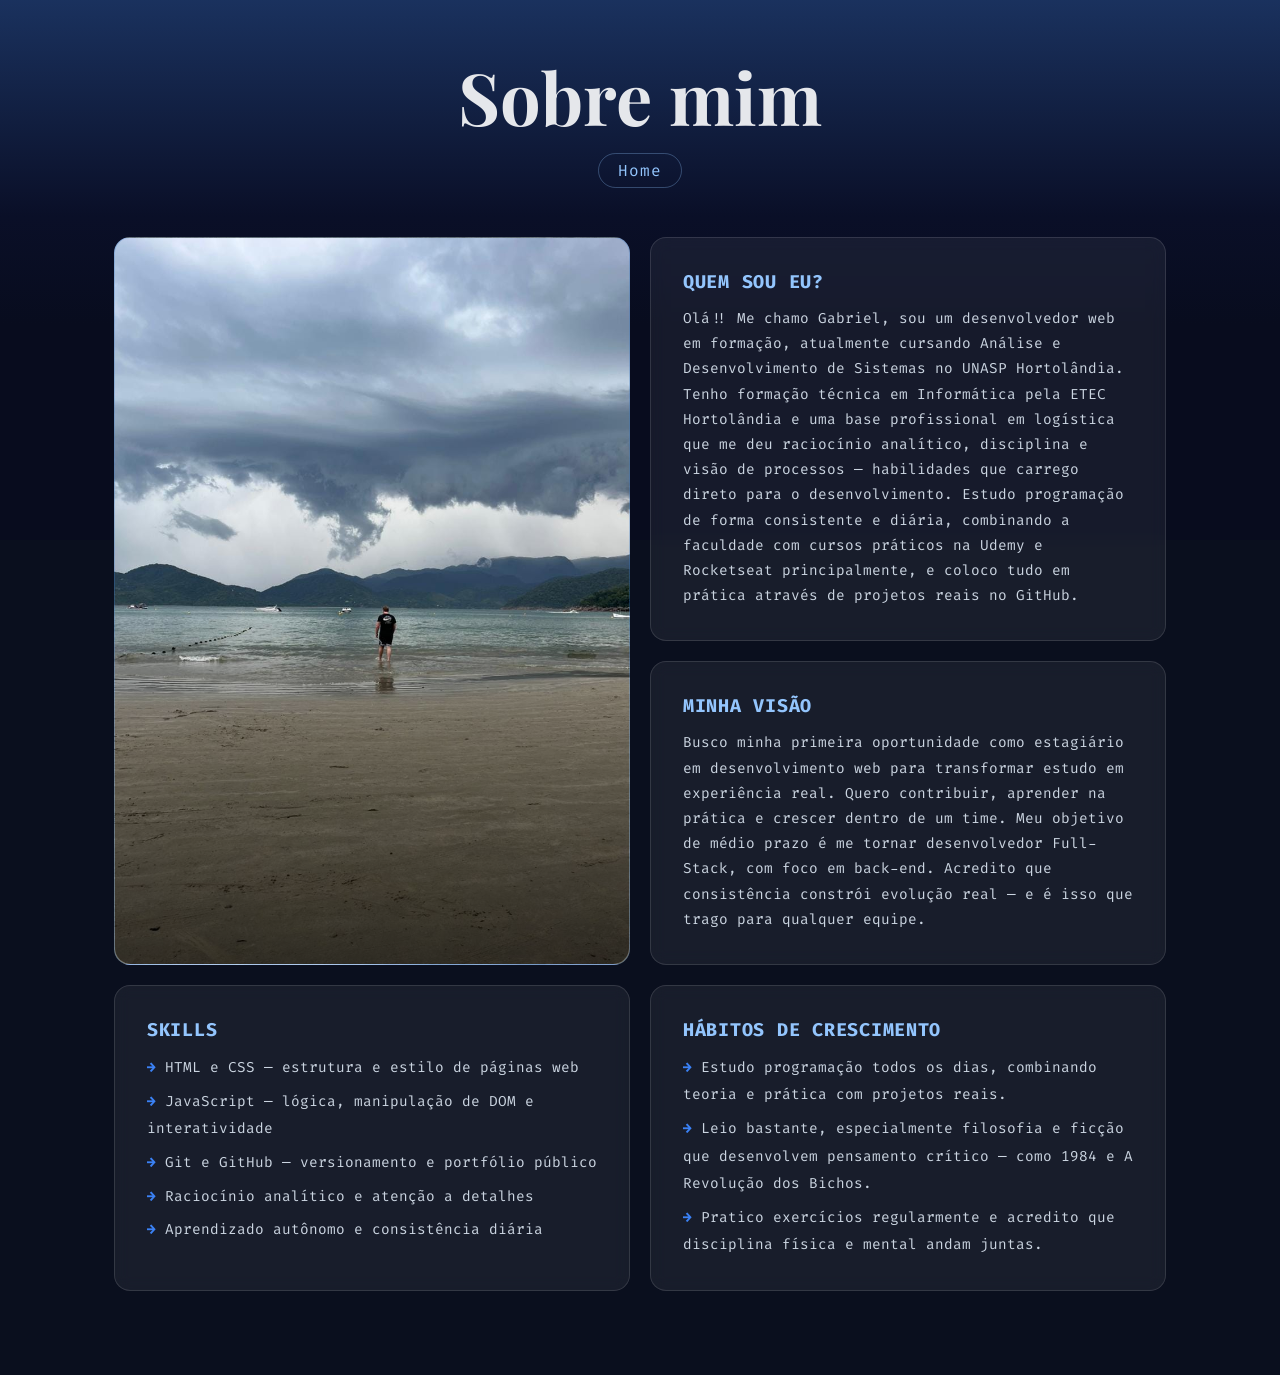
<file: sobremim.html>
<!DOCTYPE html>
<html lang="en">
<head>

    <link rel="preconnect" href="https://fonts.googleapis.com">
    <link rel="preconnect" href="https://fonts.gstatic.com" crossorigin>
    
    <meta charset="UTF-8">
    <meta name="viewport" content="width=device-width, initial-scale=1.0">
    <title>Sobre mim</title>
    <link rel="stylesheet" href="styles/sobremim.css">

    <link href="https://fonts.googleapis.com/css2?family=Archivo:ital,wght@0,100..900;1,100..900&family=Asap:ital,wght@0,100..900;1,100..900&family=Fira+Code:wght@300..700&family=Poppins:ital,wght@0,100;0,200;0,300;0,400;0,500;0,600;0,700;0,800;0,900;1,100;1,200;1,300;1,400;1,500;1,600;1,700;1,800;1,900&display=swap" rel="stylesheet">
    <link href="https://fonts.googleapis.com/css2?family=Archivo:ital,wght@0,100..900;1,100..900&family=Asap:ital,wght@0,100..900;1,100..900&family=Cherry+Cream+Soda&family=Fira+Code:wght@300..700&family=Playfair+Display:ital,wght@0,400..9<PASSWORD>;1,4<PASSWORD>..9<PASSWORD>&family=Poppins:ital,wght@<PASSWORD>,<PASSWORD>..9<PASSWORD>;1,<PASSWORD>..9<PASSWORD>&display=swap" rel="stylesheet">

</head>
<body>
    <header>
        <h1>Sobre mim</h1>
        <div>
            <a href="index.html">Home</a>
        </div>
    </header>

<main>
    <div class="sobre-mim">
        <div class="a">
            <h1>Quem sou eu?</h1>
            <p>Olá!! Me chamo Gabriel, sou um desenvolvedor web em formação, atualmente cursando Análise e Desenvolvimento de Sistemas no UNASP Hortolândia. Tenho formação técnica em Informática pela ETEC Hortolândia e uma base profissional em logística que me deu raciocínio analítico, disciplina e visão de processos — habilidades que carrego direto para o desenvolvimento. Estudo programação de forma consistente e diária, combinando a faculdade com cursos práticos na Udemy e Rocketseat principalmente, e coloco tudo em prática através de projetos reais no GitHub.</p>
        </div>
        <div class="c">
            <h1>Skills</h1>
            <ul>
                <li>HTML e CSS — estrutura e estilo de páginas web</li>
                <li>JavaScript — lógica, manipulação de DOM e interatividade</li>
                <li>Git e GitHub — versionamento e portfólio público</li>
                <li>Raciocínio analítico e atenção a detalhes</li>
                <li>Aprendizado autônomo e consistência diária</li>
            </ul>
        </div>
        <div class="d">
            <h1>Hábitos de crescimento</h1>
            <ul>
                <li>Estudo programação todos os dias, combinando teoria e prática com projetos reais.</li>
                <li>Leio bastante, especialmente filosofia e ficção que desenvolvem pensamento crítico — como 1984 e A Revolução dos Bichos.</li>
                <li>Pratico exercícios regularmente e acredito que disciplina física e mental andam juntas.</li>
            </ul>
        </div>
        <div class="e">
            <h1>Minha visão</h1>
            <p>Busco minha primeira oportunidade como estagiário em desenvolvimento web para transformar estudo em experiência real. Quero contribuir, aprender na prática e crescer dentro de um time. Meu objetivo de médio prazo é me tornar desenvolvedor Full-Stack, com foco em back-end. Acredito que consistência constrói evolução real — e é isso que trago para qualquer equipe.</p>
        </div>
        <div class="b">
            <div class="foto-card"></div>
        </div>
    </div>
</main>

</body>
</html>
</file>
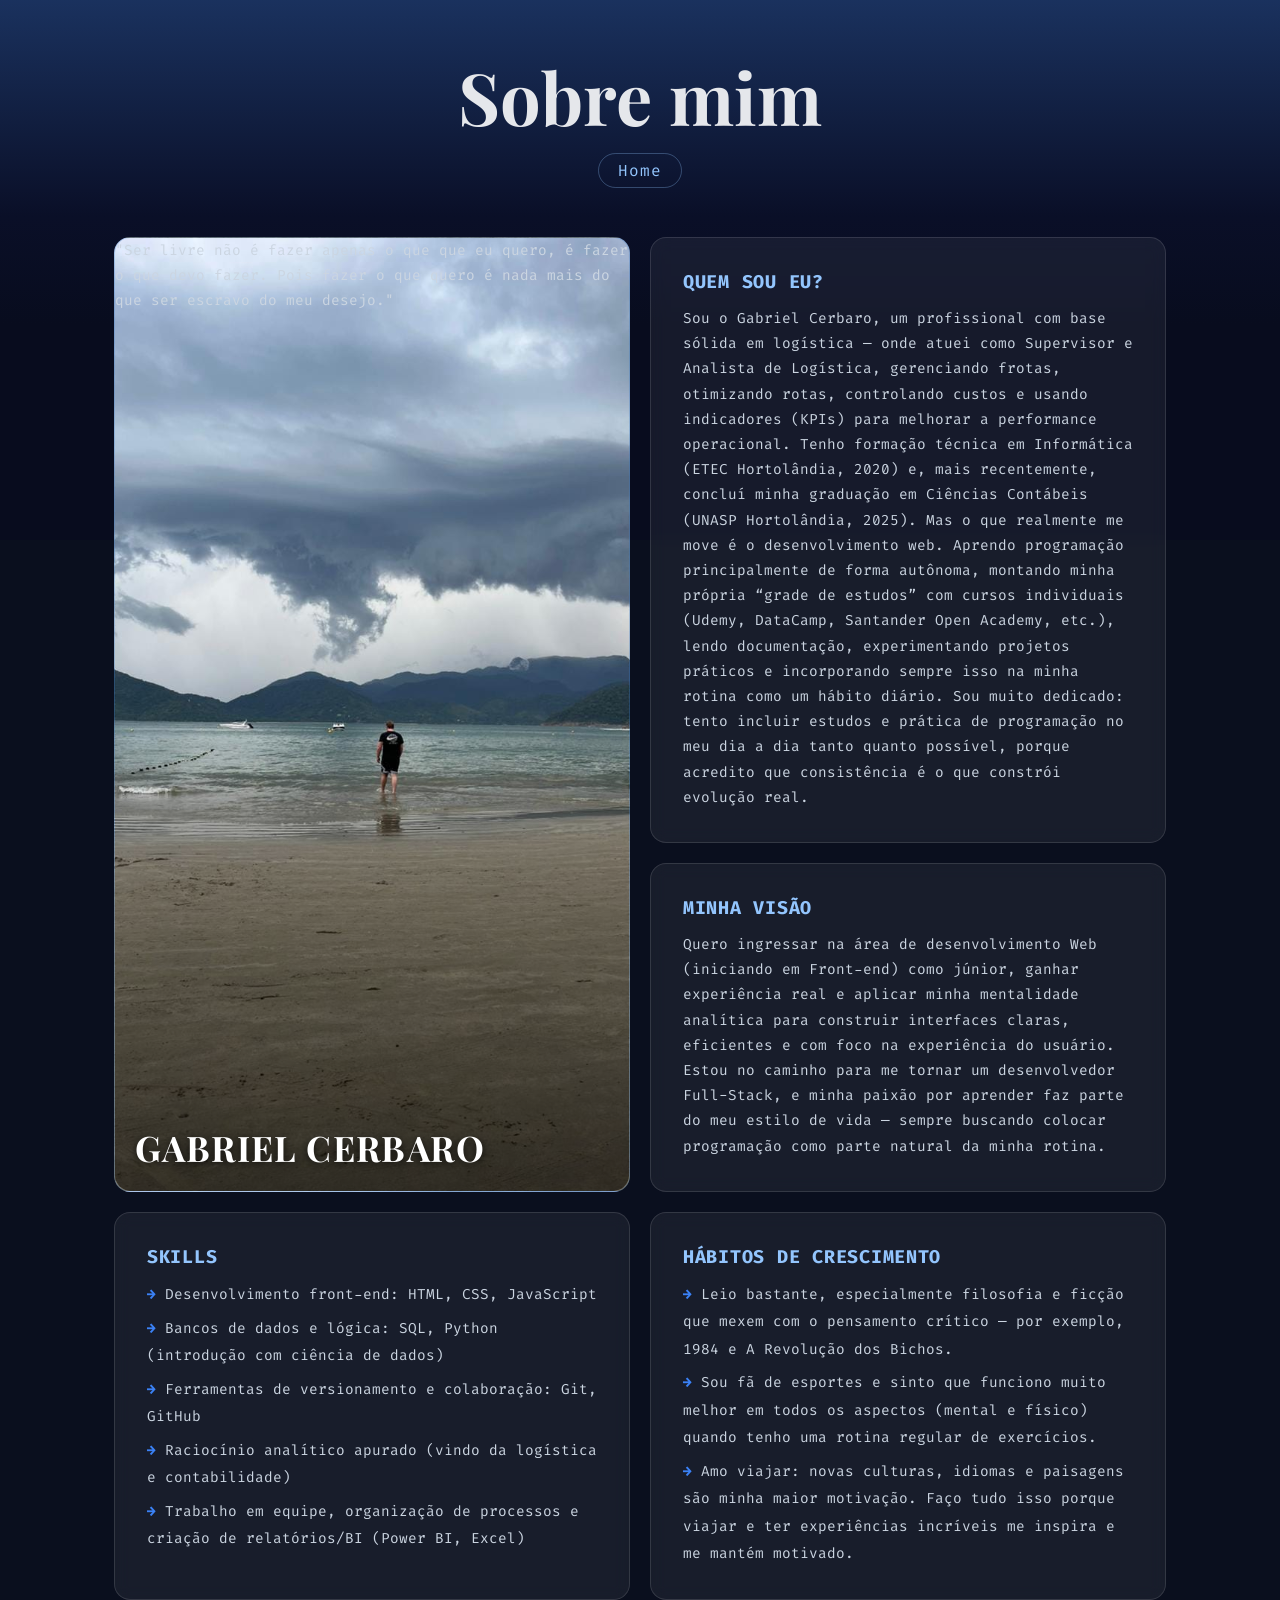
<file: HTML/sobremim.html>
<!DOCTYPE html>
<html lang="en">
<head>

    <link rel="preconnect" href="https://fonts.googleapis.com">
    <link rel="preconnect" href="https://fonts.gstatic.com" crossorigin>
    
    <meta charset="UTF-8">
    <meta name="viewport" content="width=device-width, initial-scale=1.0">
    <title>Sobre mim</title>
    <link rel="stylesheet" href="../styles/sobremim.css">

    <link href="https://fonts.googleapis.com/css2?family=Archivo:ital,wght@0,100..900;1,100..900&family=Asap:ital,wght@0,100..900;1,100..900&family=Fira+Code:wght@300..700&family=Poppins:ital,wght@0,100;0,200;0,300;0,400;0,500;0,600;0,700;0,800;0,900;1,100;1,200;1,300;1,400;1,500;1,600;1,700;1,800;1,900&display=swap" rel="stylesheet">
    <link href="https://fonts.googleapis.com/css2?family=Archivo:ital,wght@0,100..900;1,100..900&family=Asap:ital,wght@0,100..900;1,100..900&family=Cherry+Cream+Soda&family=Fira+Code:wght@300..700&family=Playfair+Display:ital,wght@0,400..900;1,400..900&family=Poppins:ital,wght@0,100;0,200;0,300;0,400;0,500;0,600;0,700;0,800;0,900;1,100;1,200;1,300;1,400;1,500;1,600;1,700;1,800;1,900&display=swap" rel="stylesheet">

</head>
<body>
    <header>
        <h1>Sobre mim</h1>
        <div>
            <a href="../HTML/index.html">Home</a>
        </div>
    </header>

    <main>
        <div class="sobre-mim">
            <div class="a">
                <h1>Quem sou eu?</h1>
                <p>Sou o Gabriel Cerbaro, um profissional com base sólida em logística — onde atuei como Supervisor e Analista de Logística, gerenciando frotas, otimizando rotas, controlando custos e usando indicadores (KPIs) para melhorar a performance operacional. Tenho formação técnica em Informática (ETEC Hortolândia, 2020) e, mais recentemente, concluí minha graduação em Ciências Contábeis (UNASP Hortolândia, 2025).
                    Mas o que realmente me move é o desenvolvimento web. Aprendo programação principalmente de forma autônoma, montando minha própria “grade de estudos” com cursos individuais (Udemy, DataCamp, Santander Open Academy, etc.), lendo documentação, experimentando projetos práticos e incorporando sempre isso na minha rotina como um hábito diário. Sou muito dedicado: tento incluir estudos e prática de programação no meu dia a dia tanto quanto possível, porque acredito que consistência é o que constrói evolução real.</p>
            </div>
            <div class="c">
                <h1>Skills</h1>
                <ul>
                    <li>Desenvolvimento front-end: HTML, CSS, JavaScript</li>
                    <li>Bancos de dados e lógica: SQL, Python (introdução com ciência de dados)</li>
                    <li>Ferramentas de versionamento e colaboração: Git, GitHub</li>
                    <li>Raciocínio analítico apurado (vindo da logística e contabilidade)</li>
                    <li>Trabalho em equipe, organização de processos e criação de relatórios/BI (Power BI, Excel)</li>
                </ul>
            </div>
            <div class="d">
                <h1>Hábitos de crescimento</h1>
                <ul>
                    <li>Leio bastante, especialmente filosofia e ficção que mexem com o pensamento crítico — por exemplo, 1984 e A Revolução dos Bichos.</li>
                    <li>Sou fã de esportes e sinto que funciono muito melhor em todos os aspectos (mental e físico) quando tenho uma rotina regular de exercícios.</li>
                    <li>Amo viajar: novas culturas, idiomas e paisagens são minha maior motivação. Faço tudo isso porque viajar e ter experiências incríveis me inspira e me mantém motivado.</li>
                </ul>
            </div>
            <div class="e">
                <h1>Minha visão</h1>
                <p>Quero ingressar na área de desenvolvimento Web (iniciando em Front-end) como júnior, ganhar experiência real e aplicar minha mentalidade analítica para construir interfaces claras, eficientes e com foco na experiência do usuário. Estou no caminho para me tornar um desenvolvedor Full-Stack, e minha paixão por aprender faz parte do meu estilo de vida — sempre buscando colocar programação como parte natural da minha rotina.</p>
            </div>
            <div class="b">
                <h1>Gabriel Cerbaro</h1>
                <p>"Ser livre não é fazer apenas o que que eu quero, é fazer o que devo fazer. Pois fazer o que quero é nada mais do que ser escravo do meu desejo."</p>
            </div>
        </div>
    
    </main>
</body>
</html>
</file>
<file: styles/sobremim.css>
*, *::before, *::after {
  box-sizing: border-box;
}

body {
  background: #0a0f1e;
  background-image: linear-gradient(
    to bottom,
    rgba(30, 58, 110, 0.8) 0%,
    rgba(10, 15, 40, 0.95) 40%,
    rgba(8, 12, 30, 1) 60%
  );
  background-repeat: no-repeat;
  background-attachment: fixed;
  background-size: 100% 60%;
  font-family: 'Fira Code', Tahoma, Geneva, Verdana, sans-serif;
  color: #e5e7eb;
  margin: 0;
  padding: 0;
  width: 100%;
  min-height: 100vh;
  display: flex;
  flex-direction: column;
  align-items: center;
}

header {
  width: 100%;
  max-width: 1100px;
  display: flex;
  flex-direction: column;
  justify-content: center;
  align-items: center;
  padding: 3rem 1.5rem 1.5rem;
  gap: 1rem;
}

header h1 {
  font-size: clamp(2.5rem, 8vw, 4.5rem);
  font-weight: bold;
  text-align: center;
  font-family: 'Playfair Display', Georgia, serif;
  margin: 0;
}

header a {
  font-size: 1rem;
  color: #93c5fd;
  text-decoration: none;
  letter-spacing: 0.05em;
  padding: 0.4rem 1.2rem;
  border: 1px solid rgba(147, 197, 253, 0.3);
  border-radius: 999px;
  transition: all 0.25s ease;
}

header a:hover {
  color: #fff;
  background: rgba(147, 197, 253, 0.15);
  border-color: rgba(147, 197, 253, 0.7);
}

main {
  width: 100%;
  max-width: 1100px;
  padding: 2rem 1.5rem 4rem;
}

.sobre-mim {
  display: grid;
  grid-template-columns: 1fr 1fr;
  grid-template-areas:
    "foto quem"
    "foto visao"
    "skills habitos"
    "frase frase";
  gap: 1.25rem;
  width: 100%;
}

.sobre-mim > div {
  background: rgba(255, 255, 255, 0.06);
  border: 1px solid rgba(255, 255, 255, 0.12);
  border-radius: 16px;
  padding: 2rem;
  display: flex;
  flex-direction: column;
  gap: 0.75rem;
  backdrop-filter: blur(8px);
  transition: background 0.25s ease, border-color 0.25s ease;
}

.sobre-mim .b:hover {
  zoom: 5px;
  background-image: url(../assets/images/sobremim.jpeg) !important;
  background-color: transparent !important;
  border-color: rgba(55, 120, 200, 0.3);
}

.sobre-mim .b { grid-area: foto; }
.sobre-mim .a { grid-area: quem; }
.sobre-mim .e { grid-area: visao; }
.sobre-mim .c { grid-area: skills; }
.sobre-mim .d { grid-area: habitos; }

.sobre-mim .frase {
  grid-area: frase;
}

.sobre-mim .b {
  background-image: url(../assets/images/sobremim.jpeg);
  background-size: cover;
  background-position: center top;
  min-height: 340px;
  border: 1px solid rgba(55, 120, 200, 0.3);
  position: relative;
  overflow: hidden;
  padding: 0;
}

.sobre-mim .b::after {
  content: '';
  position: absolute;
  inset: 0;
  background: linear-gradient(to top, rgba(0,0,0,0.6) 0%, transparent 50%);
  border-radius: 16px;
}

.sobre-mim .b h1 {
  position: absolute;
  bottom: 1.25rem;
  left: 1.25rem;
  z-index: 1;
  font-family: 'Playfair Display', Georgia, serif;
  font-size: clamp(1.5rem, 3vw, 2.2rem);
  color: #fff;
  margin: 0;
  text-shadow: 0 2px 8px rgba(0,0,0,0.8);
}

.sobre-mim h1 {
  font-size: 1.15rem;
  font-weight: 700;
  letter-spacing: 0.04em;
  color: #93c5fd;
  text-transform: uppercase;
  margin: 0;
}

.sobre-mim p {
  font-size: 0.9rem;
  line-height: 1.75;
  color: #cbd5e1;
  margin: 0;
}

.sobre-mim ul {
  font-size: 0.9rem;
  line-height: 1.9;
  color: #cbd5e1;
  list-style: none;
  padding: 0;
  margin: 0;
  display: flex;
  flex-direction: column;
  gap: 0.4rem;
}

.sobre-mim ul li::before {
  content: '→ ';
  color: #3b82f6;
  font-weight: bold;
}

.frase {
  grid-column: 1 / -1;
  text-align: center;
  border-color: rgba(55, 120, 200, 0.3) !important;
  padding: 2.5rem !important;
}

.frase h1 {
  font-size: 1rem !important;
  margin-bottom: 0.75rem;
}

.frase p {
  font-family: 'Playfair Display', Georgia, serif;
  font-size: clamp(1rem, 2.5vw, 1.3rem) !important;
  font-style: italic;
  color: #e2e8f0 !important;
  max-width: 700px;
  margin: 0 auto;
}

@media (max-width: 768px) {
  .sobre-mim {
    grid-template-columns: 1fr;
    grid-template-areas:
      "foto"
      "quem"
      "visao"
      "skills"
      "habitos"
      "frase";
  }

  .sobre-mim .b {
    min-height: 260px;
  }

  .frase {
    grid-column: 1 / -1;
  }
}
</file>
